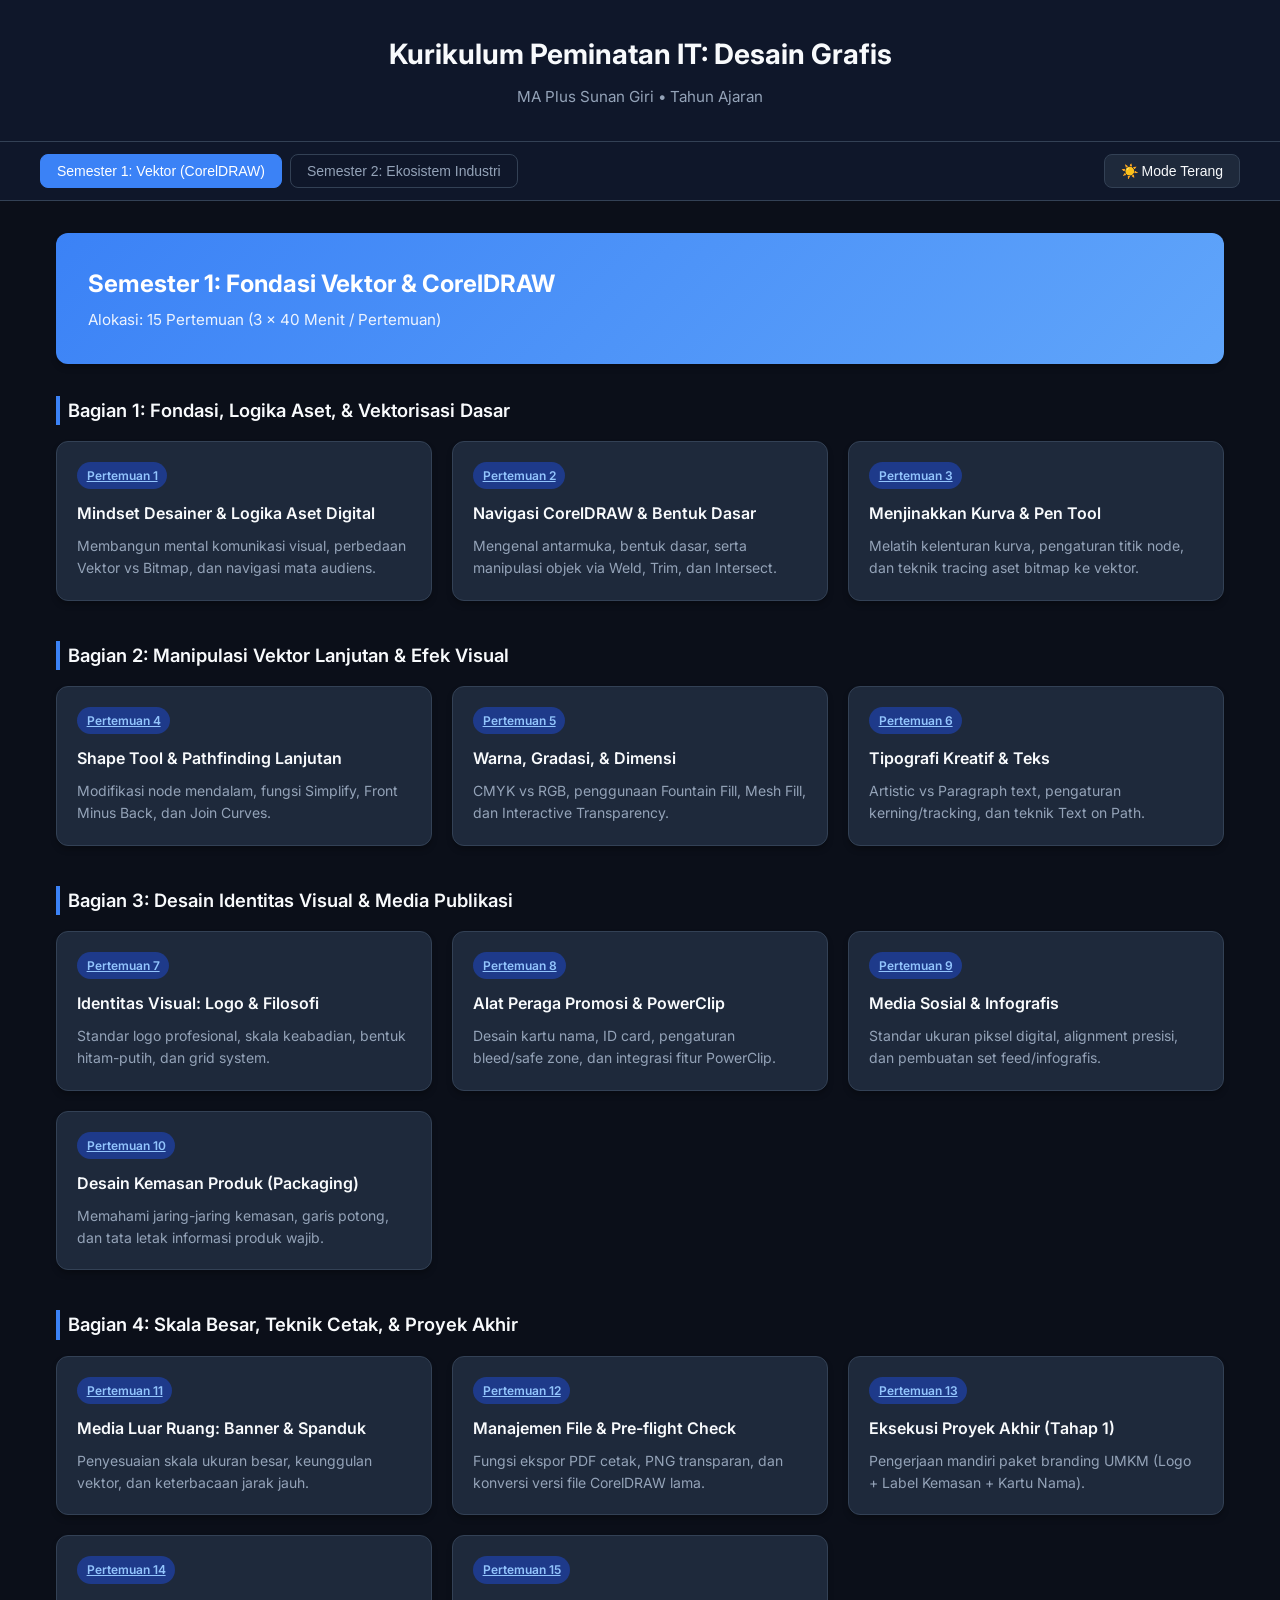
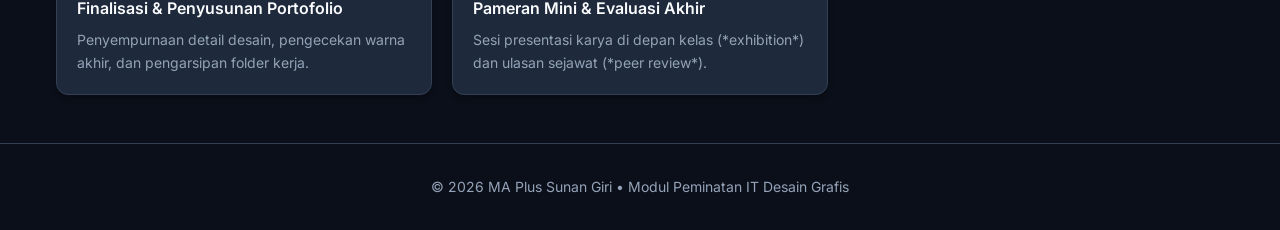
<file: index.html>
<!DOCTYPE html>
<html lang="id" data-theme="dark">
<head>
    <meta charset="UTF-8">
    <meta name="viewport" content="width=device-width, initial-scale=1.0">
    <title>Silabus Desain Grafis - MA Plus Sunan Giri</title>
    <!-- Google Fonts: Inter -->
    <link rel="preconnect" href="https://fonts.googleapis.com">
    <link rel="preconnect" href="https://fonts.gstatic.com" crossorigin>
    <link href="https://fonts.googleapis.com/css2?family=Inter:wght@300;400;500;600;700&display=swap" rel="stylesheet">
    <!-- Link CSS Terpisah -->
    <link rel="stylesheet" href="style.css">
</head>
<body>

    <!-- Header Utama -->
    <header class="main-header">
        <div class="header-container">
            <h1>Kurikulum Peminatan IT: Desain Grafis</h1>
            <p>MA Plus Sunan Giri • Tahun Ajaran</p>
        </div>
    </header>

    <!-- Sticky Navigation Bar (Menu Semester & Tombol Tema) -->
    <nav class="sticky-nav">
        <div class="nav-container">
            <div class="semester-tabs">
                <button class="tab-btn active" onclick="switchSemester(1)">Semester 1: Vektor (CorelDRAW)</button>
                <button class="tab-btn" onclick="switchSemester(2)">Semester 2: Ekosistem Industri</button>
            </div>
            <!-- Tombol disesuaikan default ke Mode Terang karena halaman awal gelap -->
            <button class="theme-toggle-btn" id="themeToggleBtn" onclick="toggleTheme()" aria-label="Ganti Tema">
                ☀️ Mode Terang
            </button>
        </div>
    </nav>

    <!-- Konten Utama Silabus -->
    <main class="content-container">

        <!-- ================= SEMESTER 1 ================= -->
        <section id="semester-1" class="semester-content active-semester">
            <div class="semester-banner">
                <h2>Semester 1: Fondasi Vektor & CorelDRAW</h2>
                <p>Alokasi: 15 Pertemuan (3 x 40 Menit / Pertemuan)</p>
            </div>

            <!-- Bagian 1 -->
            <div class="phase-section">
                <h3 class="phase-title">Bagian 1: Fondasi, Logika Aset, & Vektorisasi Dasar</h3>
                <div class="cards-grid">
                    <div class="card">
                        <span><a href="pertemuan_1.html" class="meeting-badge">Pertemuan 1</a></span>
                        <h4>Mindset Desainer & Logika Aset Digital</h4>
                        <p>Membangun mental komunikasi visual, perbedaan Vektor vs Bitmap, dan navigasi mata audiens.</p>
                    </div>
                    <div class="card">
                        <span><a href="pertemuan_2.html" class="meeting-badge">Pertemuan 2</a></span>
                        <h4>Navigasi CorelDRAW & Bentuk Dasar</h4>
                        <p>Mengenal antarmuka, bentuk dasar, serta manipulasi objek via Weld, Trim, dan Intersect.</p>
                    </div>
                    <div class="card">
                        <span><a href="pertemuan_3.html" class="meeting-badge">Pertemuan 3</a></span>
                        <h4>Menjinakkan Kurva & Pen Tool</h4>
                        <p>Melatih kelenturan kurva, pengaturan titik node, dan teknik tracing aset bitmap ke vektor.</p>
                    </div>
                </div>
            </div>

            <!-- Bagian 2 -->
            <div class="phase-section">
                <h3 class="phase-title">Bagian 2: Manipulasi Vektor Lanjutan & Efek Visual</h3>
                <div class="cards-grid">
                    <div class="card">
                        <span><a href="pertemuan_4.html" class="meeting-badge">Pertemuan 4</a></span>
                        <h4>Shape Tool & Pathfinding Lanjutan</h4>
                        <p>Modifikasi node mendalam, fungsi Simplify, Front Minus Back, dan Join Curves.</p>
                    </div>
                    <div class="card">
                        <span><a href="pertemuan_5.html" class="meeting-badge">Pertemuan 5</a></span>
                        <h4>Warna, Gradasi, & Dimensi</h4>
                        <p>CMYK vs RGB, penggunaan Fountain Fill, Mesh Fill, dan Interactive Transparency.</p>
                    </div>
                    <div class="card">
                        <span><a href="pertemuan_6.html" class="meeting-badge">Pertemuan 6</a></span>
                        <h4>Tipografi Kreatif & Teks</h4>
                        <p>Artistic vs Paragraph text, pengaturan kerning/tracking, dan teknik Text on Path.</p>
                    </div>
                </div>
            </div>

            <!-- Bagian 3 -->
            <div class="phase-section">
                <h3 class="phase-title">Bagian 3: Desain Identitas Visual & Media Publikasi</h3>
                <div class="cards-grid">
                    <div class="card">
                        <span><a href="pertemuan_7.html" class="meeting-badge">Pertemuan 7</a></span>
                        <h4>Identitas Visual: Logo & Filosofi</h4>
                        <p>Standar logo profesional, skala keabadian, bentuk hitam-putih, dan grid system.</p>
                    </div>
                    <div class="card">
                        <span><a href="pertemuan_8.html" class="meeting-badge">Pertemuan 8</a></span>
                        <h4>Alat Peraga Promosi & PowerClip</h4>
                        <p>Desain kartu nama, ID card, pengaturan bleed/safe zone, dan integrasi fitur PowerClip.</p>
                    </div>
                    <div class="card">
                        <span><a href="pertemuan_9.html" class="meeting-badge">Pertemuan 9</a></span>
                        <h4>Media Sosial & Infografis</h4>
                        <p>Standar ukuran piksel digital, alignment presisi, dan pembuatan set feed/infografis.</p>
                    </div>
                    <div class="card">
                        <span><a href="pertemuan_10.html" class="meeting-badge">Pertemuan 10</a></span>
                        <h4>Desain Kemasan Produk (Packaging)</h4>
                        <p>Memahami jaring-jaring kemasan, garis potong, dan tata letak informasi produk wajib.</p>
                    </div>
                </div>
            </div>

            <!-- Bagian 4 -->
            <div class="phase-section">
                <h3 class="phase-title">Bagian 4: Skala Besar, Teknik Cetak, & Proyek Akhir</h3>
                <div class="cards-grid">
                    <div class="card">
                        <span><a href="pertemuan_11.html" class="meeting-badge">Pertemuan 11</a></span>
                        <h4>Media Luar Ruang: Banner & Spanduk</h4>
                        <p>Penyesuaian skala ukuran besar, keunggulan vektor, dan keterbacaan jarak jauh.</p>
                    </div>
                    <div class="card">
                        <span><a href="pertemuan_12.html" class="meeting-badge">Pertemuan 12</a></span>
                        <h4>Manajemen File & Pre-flight Check</h4>
                        <p>Fungsi ekspor PDF cetak, PNG transparan, dan konversi versi file CorelDRAW lama.</p>
                    </div>
                    <div class="card">
                        <span><a href="pertemuan_13.html" class="meeting-badge">Pertemuan 13</a></      span>
                        <h4>Eksekusi Proyek Akhir (Tahap 1)</h4>
                        <p>Pengerjaan mandiri paket branding UMKM (Logo + Label Kemasan + Kartu Nama).</p>
                    </div>
                    <div class="card">
                        <span><a href="pertemuan_14.html" class="meeting-badge">Pertemuan 14</a></span>
                        <h4>Finalisasi & Penyusunan Portofolio</h4>
                        <p>Penyempurnaan detail desain, pengecekan warna akhir, dan pengarsipan folder kerja.</p>
                    </div>
                    <div class="card">
                        <span><a href="pertemuan_15.html" class="meeting-badge">Pertemuan 15</a></span>
                        <h4>Pameran Mini & Evaluasi Akhir</h4>
                        <p>Sesi presentasi karya di depan kelas (*exhibition*) dan ulasan sejawat (*peer review*).</p>
                    </div>
                </div>
            </div>
        </section>

        <!-- ================= SEMESTER 2 ================= -->
        <section id="semester-2" class="semester-content">
            <div class="semester-banner">
                <h2>Semester 2: Ekosistem Industri Kreatif Modern</h2>
                <p>Alokasi: 15 Pertemuan (3 x 40 Menit / Pertemuan) • Adobe, 3D, Canva, & AI</p>
            </div>

            <!-- Bagian 1 -->
            <div class="phase-section">
                <h3 class="phase-title">Bagian 1: Vektor Industri & Manipulasi Raster Profesional</h3>
                <div class="cards-grid">
                    <div class="card">
                        <span><a href="pertemuan_16.html" class="meeting-badge">Pertemuan 1</a></span>
                        <h4>Adobe Illustrator & Vektor Industri</h4>
                        <p>Antarmuka AI, penggunaan Artboards, dan penguasaan Pen Tool tingkat lanjut ala industri.</p>
                    </div>
                    <div class="card">
                        <span><a href="pertemuan_17.html" class="meeting-badge">Pertemuan 2</a></span>
                        <h4>AI: Advanced Shaping & Pattern</h4>
                        <p>Eksplorasi Pathfinder, Shape Builder Tool, dan pembuatan pola otomatis (*Pattern Design*).</p>
                    </div>
                    <div class="card">
                        <span><a href="pertemuan_18.html" class="meeting-badge">Pertemuan 3</a></span>
                        <h4>Adobe Photoshop: Retouching & Masking</h4>
                        <p>Non-destructive editing, Layer Mask, teknik seleksi presisi, dan pemotongan objek halus.</p>
                    </div>
                    <div class="card">
                        <span><a href="pertemuan_19.html" class="meeting-badge">Pertemuan 4</a></span>
                        <h4>Photoshop: Color Grading & Komposit</h4>
                        <p>Adjustment Layers, teknik Dodge & Burn, serta penggabungan foto sinematik/surealis.</p>
                    </div>
                </div>
            </div>

            <!-- Bagian 2 -->
            <div class="phase-section">
                <h3 class="phase-title">Bagian 2: Fotografi Digital, Tata Letak Publikasi, & Kolaborasi</h3>
                <div class="cards-grid">
                    <div class="card">
                        <span><a href="pertemuan_20.html" class="meeting-badge">Pertemuan 5</a></span>
                        <h4>Adobe Lightroom: Manajemen & Preset</h4>
                        <p>Pengolahan file RAW, Tone Curve dasar, dan pembuatan preset warna foto konsisten.</p>
                    </div>
                    <div class="card">
                        <span><a href="pertemuan_21.html" class="meeting-badge">Pertemuan 6</a></span>
                        <h4>Adobe InDesign: Layout Multi-Halaman</h4>
                        <p>Konsep Master Pages, Grid & Column, serta manajemen Paragraph/Character Styles.</p>
                    </div>
                    <div class="card">
                        <span><a href="pertemuan_22.html" class="meeting-badge">Pertemuan 7</a></span>
                        <h4>InDesign: Produksi Majalah Sekolah</h4>
                        <p>Text Flow, Text Wrap, penataan gambar/teks, dan ekspor dokumen siap cetak interaktif.</p>
                    </div>
                    <div class="card">
                        <span><a href="pertemuan_23.html" class="meeting-badge">Pertemuan 8</a></span>
                        <h4>Canva: Kolaborasi & Pitch Deck</h4>
                        <p>Kolaborasi real-time, manajemen Brand Kit, dan integrasi aset lintas platform web.</p>
                    </div>
                </div>
            </div>

            <!-- Bagian 3 -->
            <div class="phase-section">
                <h3 class="phase-title">Bagian 3: Visual 3D Dasar & AI Generative Art</h3>
                <div class="cards-grid">
                    <div class="card">
                        <span><a href="pertemuan_24.html" class="meeting-badge">Pertemuan 9</a></span>
                        <h4>Pengenalan 3D (SketchUp / Blender)</h4>
                        <p>Navigasi sumbu X, Y, Z, pemodelan bentuk dasar ekstrusi, dan pengaturan skala ruang.</p>
                    </div>
                    <div class="card">
                        <span><a href="pertemuan_25.html" class="meeting-badge">Pertemuan 10</a></span>
                        <h4>Texturing & Rendering 3D</h4>
                        <p>Pemberian material objek (kayu, kaca, logam) dan proses rendering visual realistis.</p>
                    </div>
                    <div class="card">
                        <span><a href="pertemuan_26.html" class="meeting-badge">Pertemuan 11</a></span>
                        <h4>AI Image Generation (Midjourney/Bing)</h4>
                        <p>Etika penggunaan AI, penulisan Prompt Engineering, dan integrasi aset generator AI.</p>
                    </div>
                </div>
            </div>

            <!-- Bagian 4 -->
            <div class="phase-section">
                <h3 class="phase-title">Bagian 4: Proyek Akhir Terintegrasi & Pameran</h3>
                <div class="cards-grid">
                    <div class="card">
                        <span><a href="pertemuan_27.html" class="meeting-badge">Pertemuan 12</a></span>
                        <h4>Brief Kampanye Visual Terintegrasi</h4>
                        <p>Merancang proyek akhir lintas software (Vektor, Raster, InDesign, 3D untuk pameran).</p>
                    </div>
                    <div class="card">
                        <span><a href="pertemuan_28.html" class="meeting-badge">Pertemuan 13</a></span>
                        <h4>Studio Eksekusi Proyek Akhir</h4>
                        <p>Pengerjaan praktikum lintas perangkat lunak di bawah bimbingan intensif guru.</p>
                    </div>
                    <div class="card">
                        <span><a href="pertemuan_29.html" class="meeting-badge">Pertemuan 14</a></span>
                        <h4>Finishing Portofolio Digital</h4>
                        <p>Penyusunan studi kasus portofolio profesional format PDF / Behance.</p>
                    </div>
                    <div class="card">
                        <span><a href="pertemuan_30.html" class="meeting-badge">Pertemuan 15</a></span>
                        <h4>Sidang Karya & Pameran Terbuka</h4>
                        <p>Presentasi proyek multi-software, demonstrasi karya, dan evaluasi pencapaian tahunan.</p>
                    </div>
                </div>
            </div>
        </section>

    </main>

    <!-- Footer -->
    <footer>
        <p>&copy; 2026 MA Plus Sunan Giri • Modul Peminatan IT Desain Grafis</p>
    </footer>

    <!-- Script JavaScript Dual-Theme & Tab Switcher -->
    <script>
        // Fungsi Tombol Ganti Tema (Dual-Theme)
        function toggleTheme() {
            const htmlEl = document.documentElement;
            const btn = document.getElementById('themeToggleBtn');
            const currentTheme = htmlEl.getAttribute('data-theme');
            
            if (currentTheme === 'dark') {
                htmlEl.setAttribute('data-theme', 'light');
                btn.textContent = '🌙 Mode Gelap';
            } else {
                htmlEl.setAttribute('data-theme', 'dark');
                btn.textContent = '☀️ Mode Terang';
            }
        }

        // Fungsi Switch Semester Tabs
        function switchSemester(semesterNum) {
            const sem1El = document.getElementById('semester-1');
            const sem2El = document.getElementById('semester-2');
            const buttons = document.querySelectorAll('.tab-btn');

            buttons.forEach(btn => btn.classList.remove('active'));

            if (semesterNum === 1) {
                sem1El.classList.add('active-semester');
                sem2El.classList.remove('active-semester');
                buttons[0].classList.add('active');
            } else {
                sem2El.classList.add('active-semester');
                sem1El.classList.remove('active-semester');
                buttons[1].classList.add('active');
            }
            window.scrollTo({ top: 0, behavior: 'smooth' });
        }
    </script>
</body>
</html>
</file>
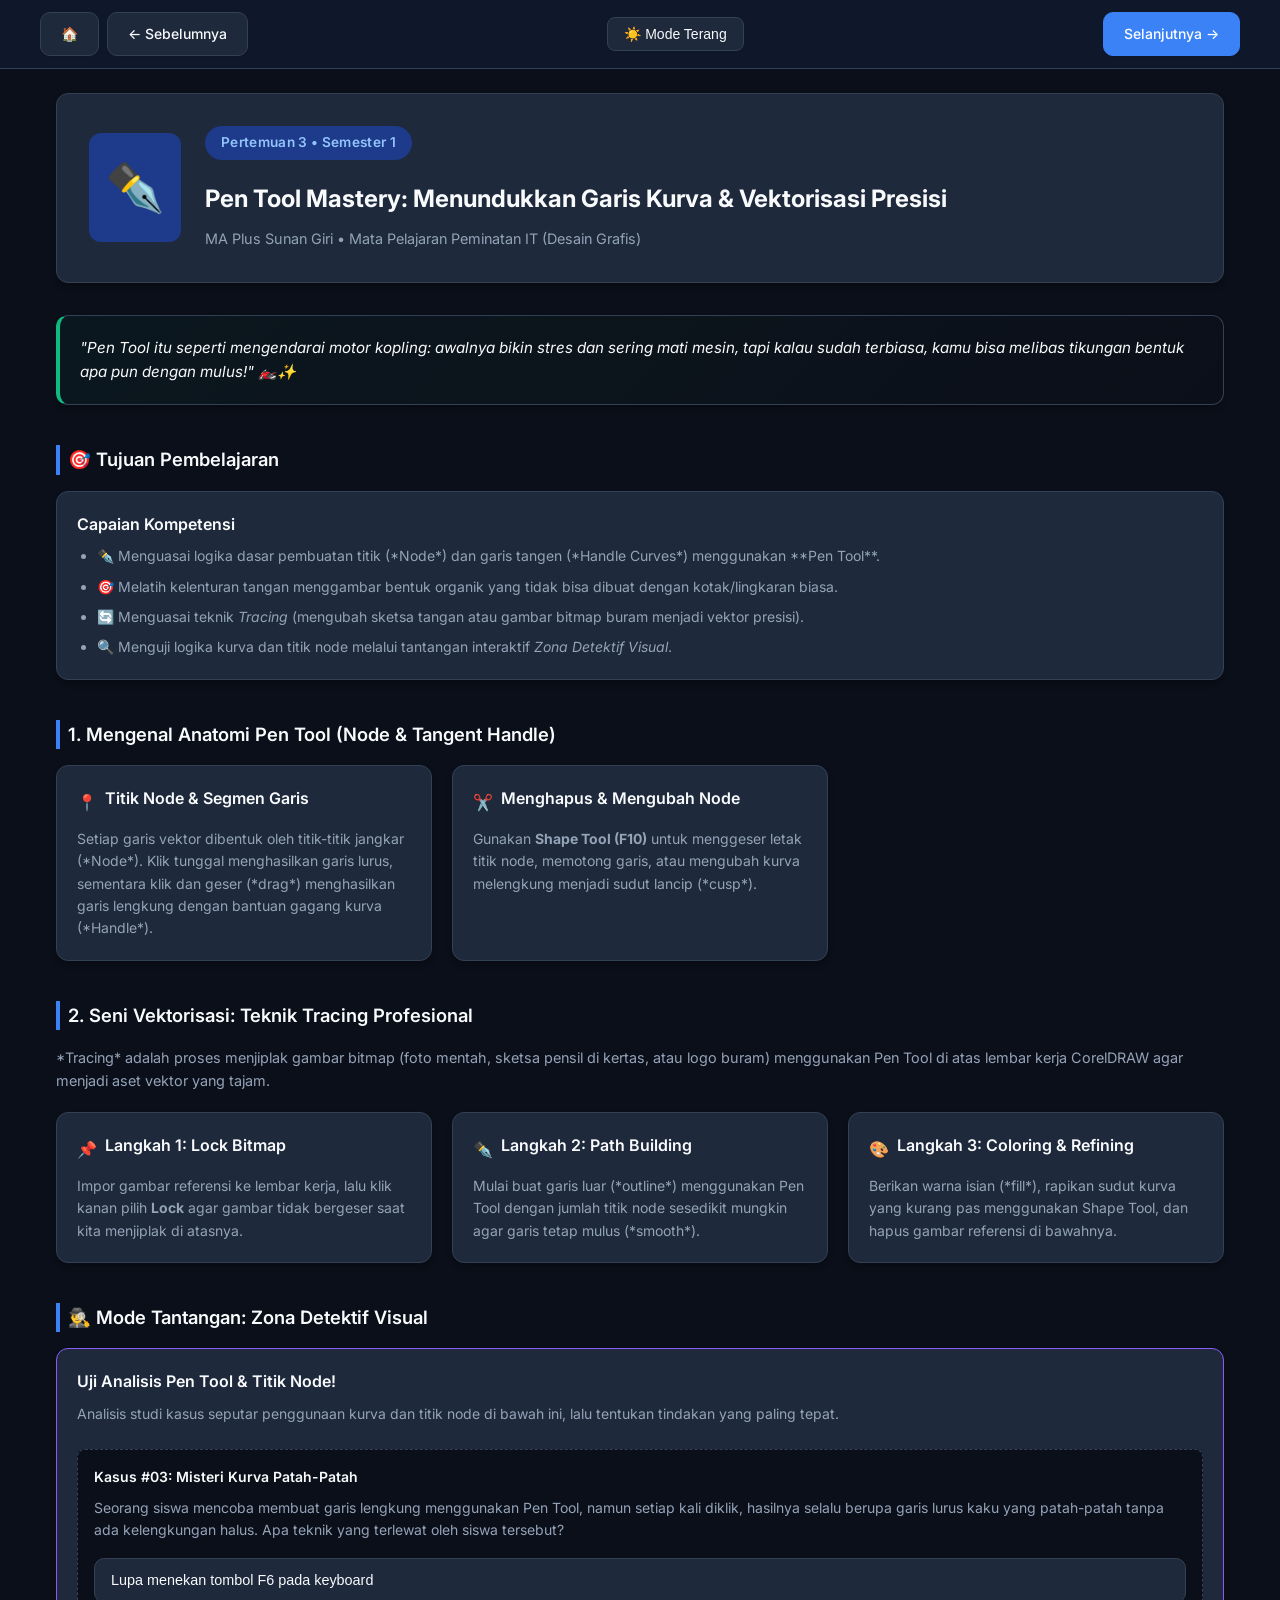
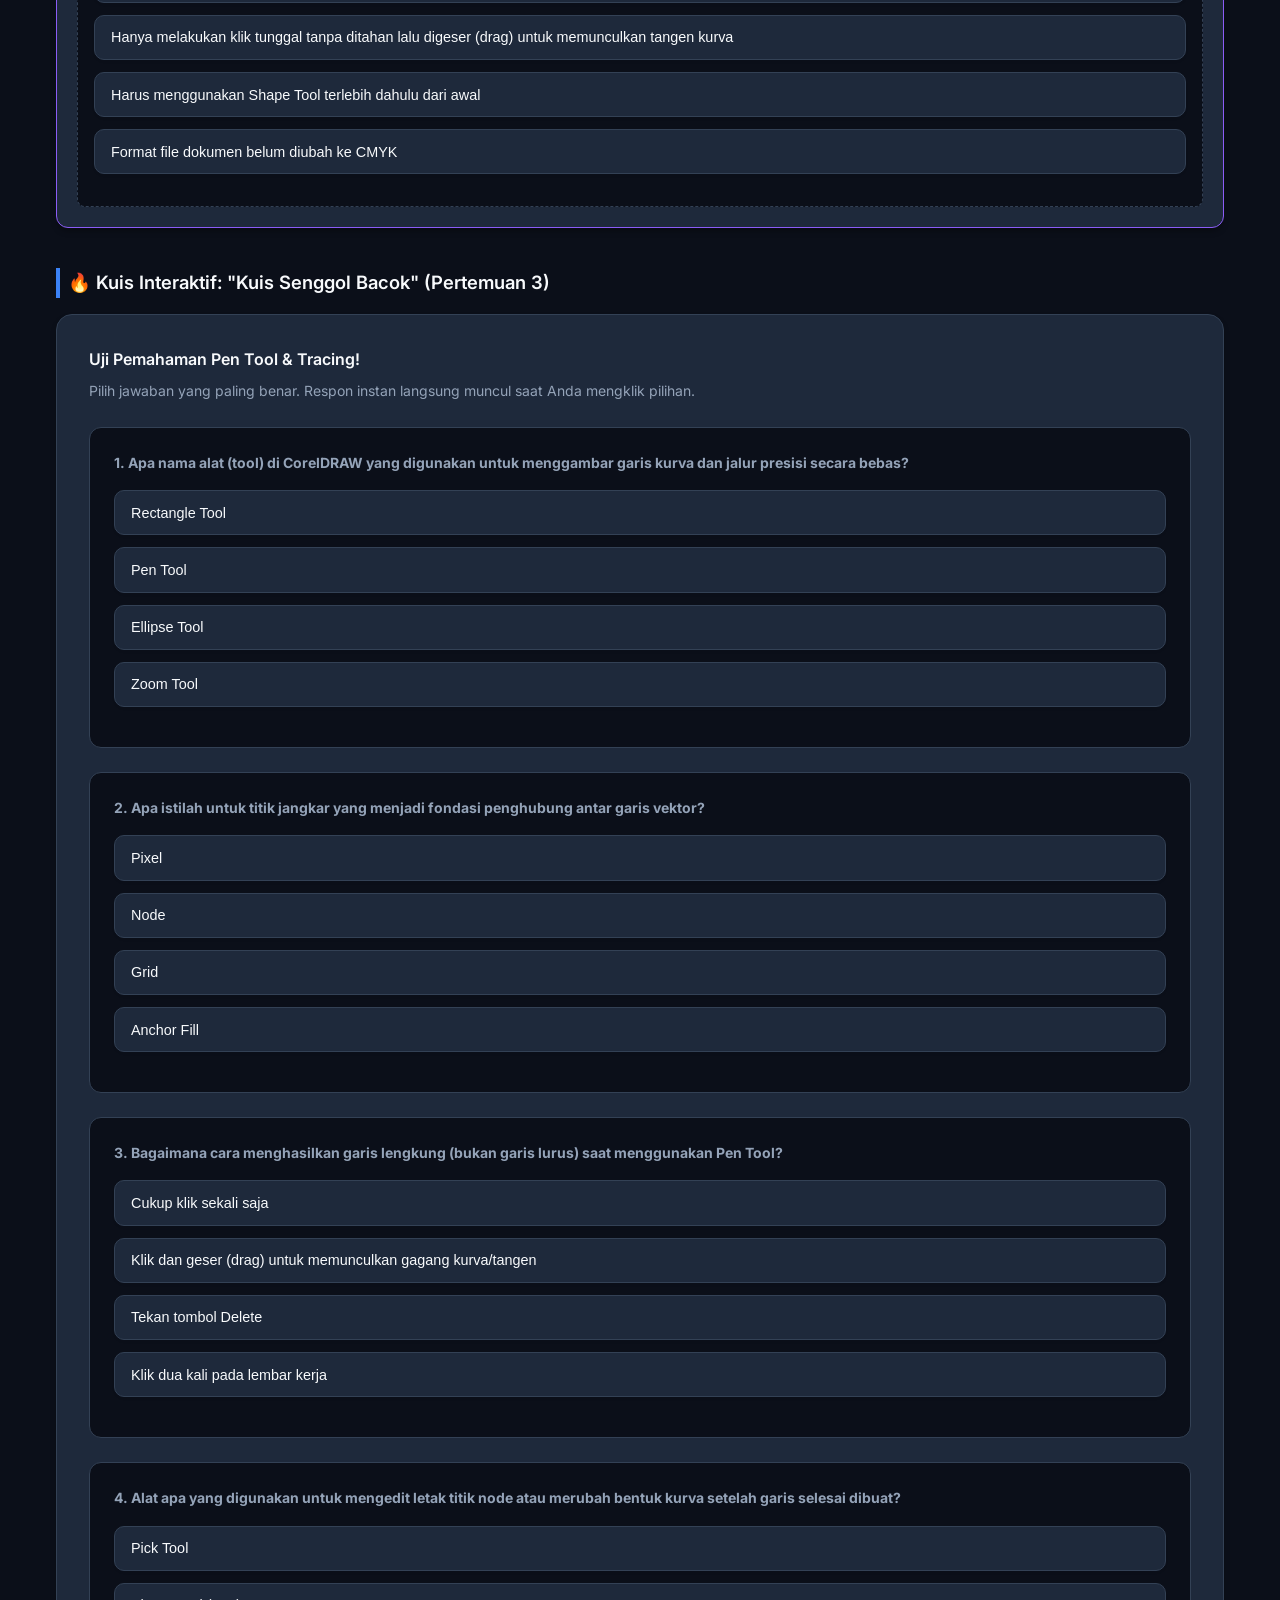
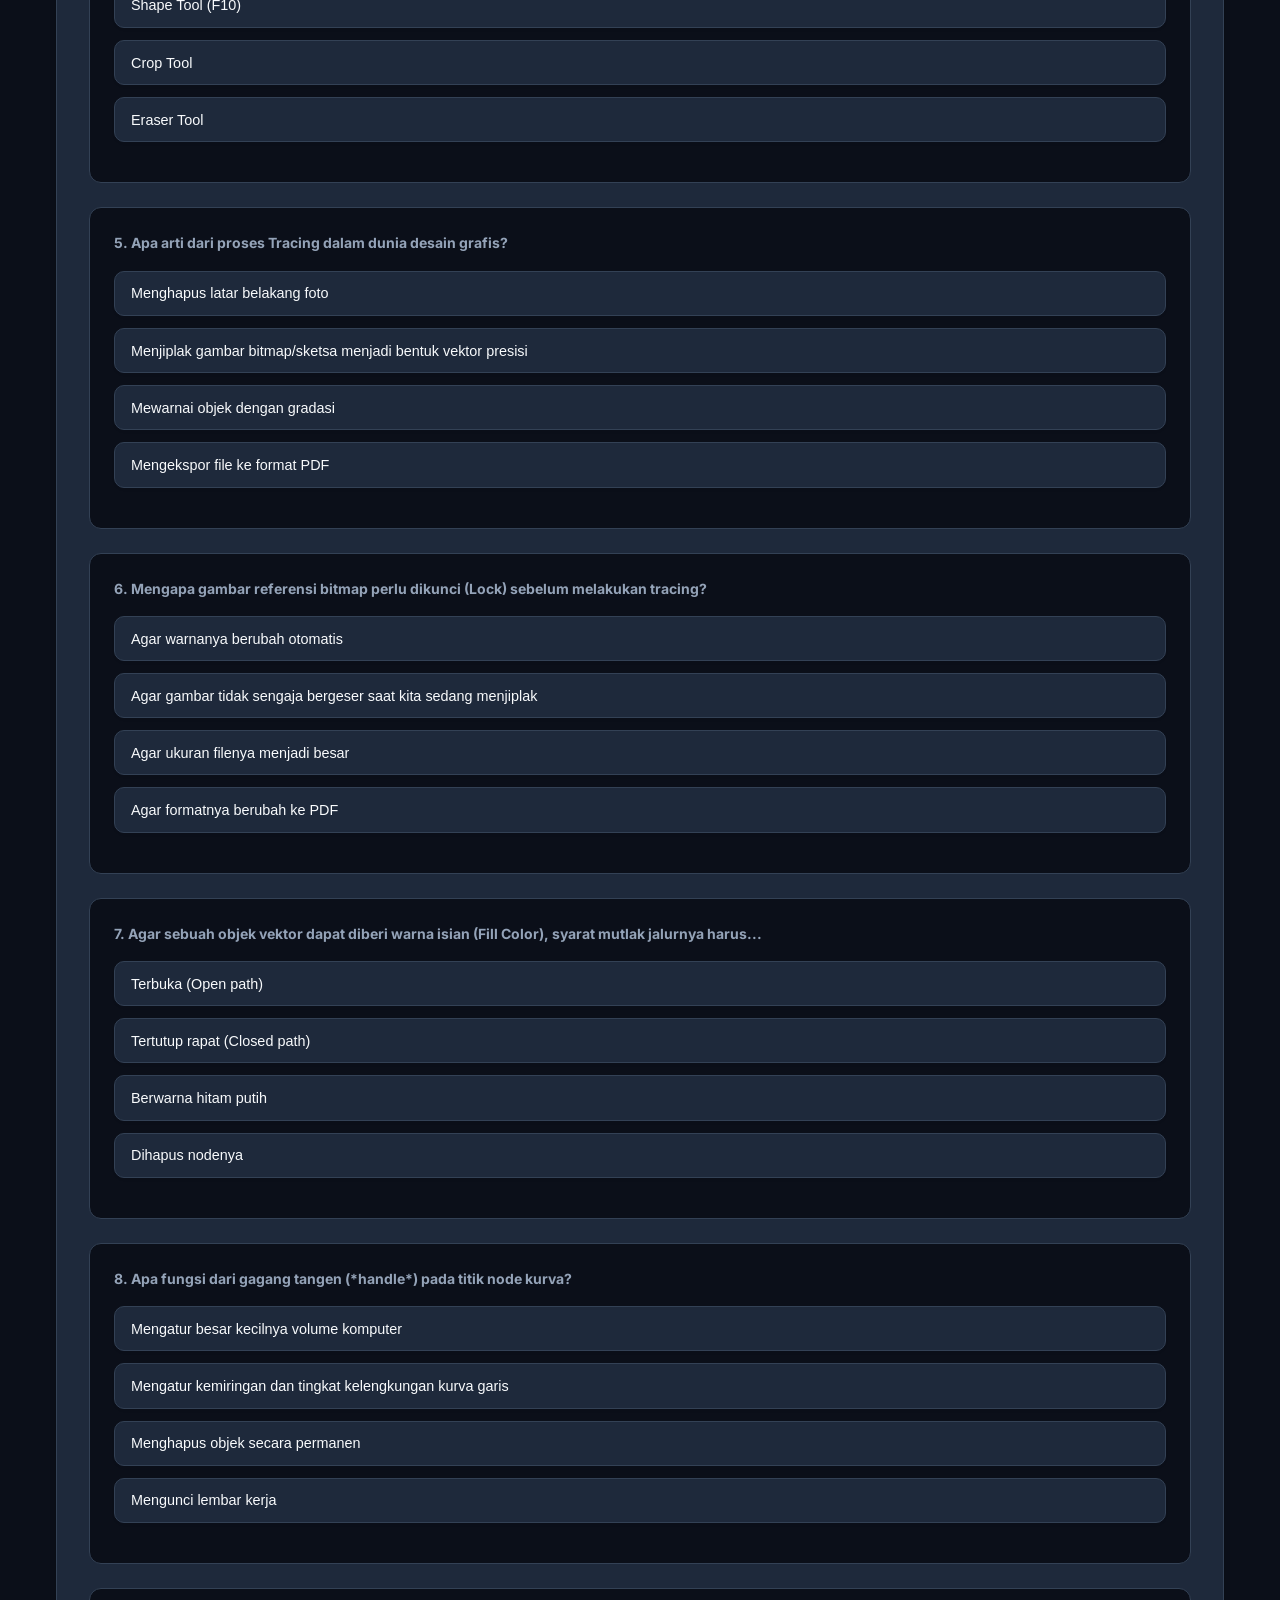
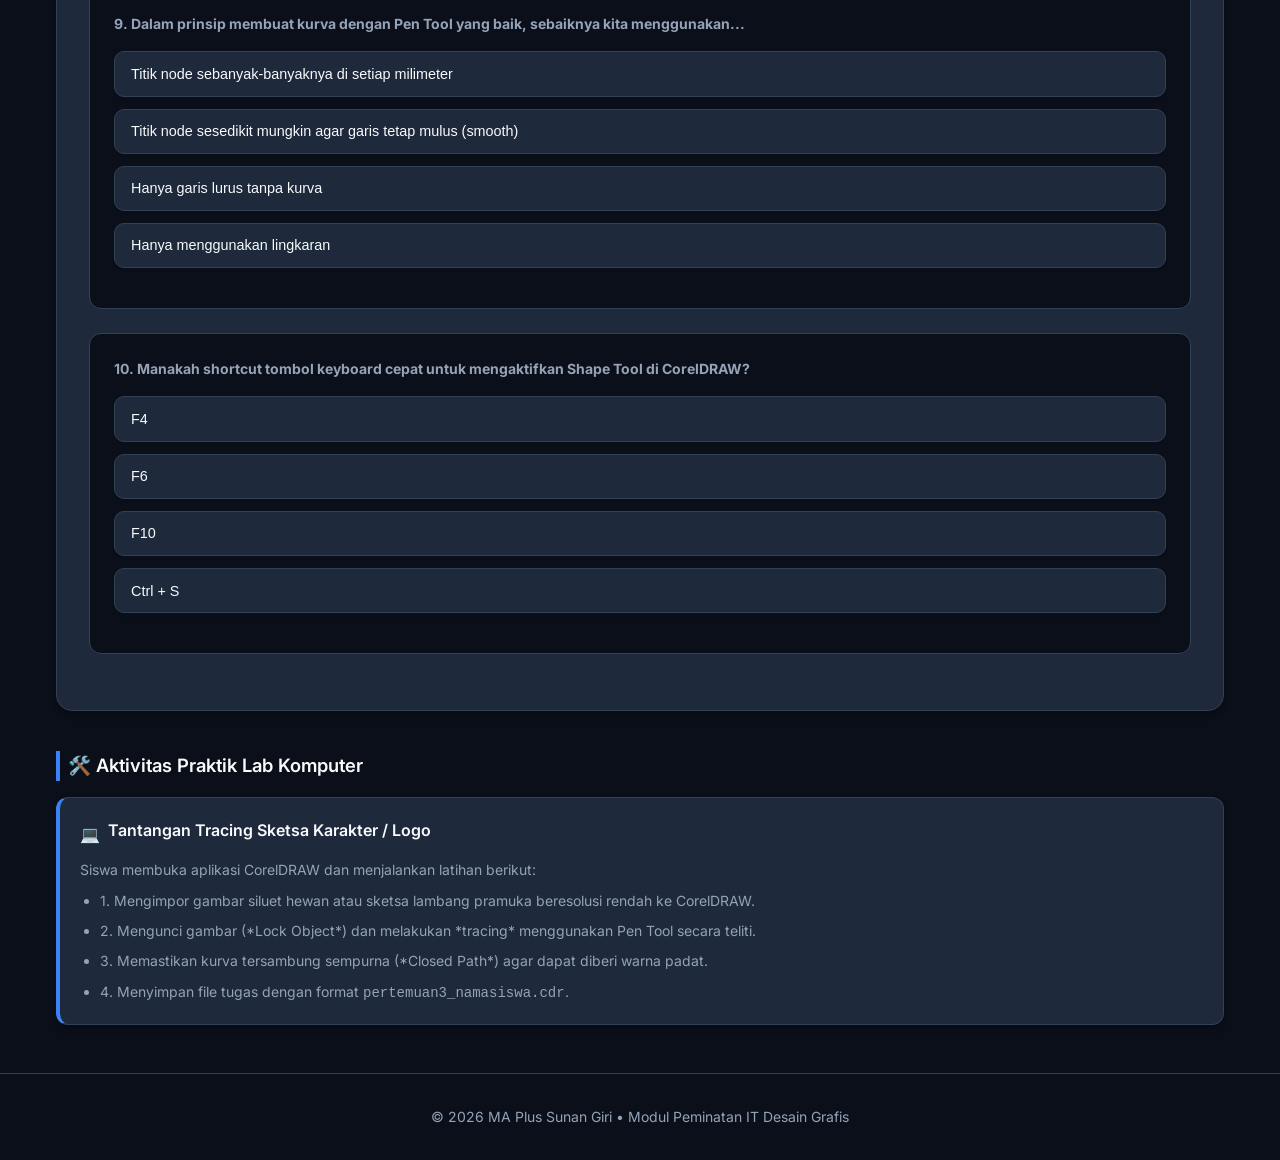
<file: pertemuan_3.html>
<!DOCTYPE html>
<html lang="id" data-theme="dark">
<head>
    <meta charset="UTF-8">
    <meta name="viewport" content="width=device-width, initial-scale=1.0">
    <title>Pertemuan 3: Pen Tool Mastery & Vektorisasi (Tracing) - MA Plus Sunan Giri</title>
    <!-- Google Fonts: Inter -->
    <link rel="preconnect" href="https://fonts.googleapis.com">
    <link rel="preconnect" href="https://fonts.gstatic.com" crossorigin>
    <link href="https://fonts.googleapis.com/css2?family=Inter:wght@300;400;500;600;700&display=swap" rel="stylesheet">
    <!-- Link CSS Terpisah -->
    <link rel="stylesheet" href="style.css">
</head>
<body>

    <!-- Header Navigasi Modul (Home, Kembali, Tema, Lanjut) -->
    <nav class="sticky-nav">
        <div class="nav-container lesson-nav">
            <div style="display: flex; gap: 0.5rem; align-items: center;">
                <!-- Tombol Ikon Rumah ke Index -->
                <a href="index.html" class="nav-btn-link home-icon-btn" title="Kembali ke Beranda Silabus">
                    🏠
                </a>
                <a href="pertemuan_2.html" class="nav-btn-link">&larr; Sebelumnya</a>
            </div>

            <button class="theme-toggle-btn" id="themeToggleBtn" onclick="toggleTheme()" aria-label="Ganti Tema">
                ☀️ Mode Terang
            </button>

            <a href="pertemuan_4.html" class="nav-btn-link primary-link">Selanjutnya &rarr;</a>
        </div>
    </nav>

    <!-- Header Materi: Gaya Kartu dan Ikon -->
    <header class="content-container" style="margin-top: 1.5rem; margin-bottom: 0;">
        <div class="header-card-style">
            <div class="header-icon-box">✒️</div>
            <div class="header-text-box">
                <span class="meeting-badge-large">Pertemuan 3 • Semester 1</span>
                <h1>Pen Tool Mastery: Menundukkan Garis Kurva & Vektorisasi Presisi</h1>
                <p>MA Plus Sunan Giri • Mata Pelajaran Peminatan IT (Desain Grafis)</p>
            </div>
        </div>
    </header>

    <!-- Konten Utama Materi -->
    <main class="content-container">

        <!-- Quotes Penyemangat -->
        <div class="card quote-card" style="margin-bottom: 2.5rem; border-left: 4px solid #10b981; background: linear-gradient(135deg, rgba(16, 185, 129, 0.05), transparent);">
            <p style="font-style: italic; font-size: 0.95rem; color: var(--text-color);">
                "Pen Tool itu seperti mengendarai motor kopling: awalnya bikin stres dan sering mati mesin, tapi kalau sudah terbiasa, kamu bisa melibas tikungan bentuk apa pun dengan mulus!" 🏍️✨
            </p>
        </div>

        <!-- Tujuan Pembelajaran -->
        <section class="phase-section">
            <h3 class="phase-title">🎯 Tujuan Pembelajaran</h3>
            <div class="cards-grid-single">
                <div class="card">
                    <h4>Capaian Kompetensi</h4>
                    <ul class="lesson-list">
                        <li>✒️ Menguasai logika dasar pembuatan titik (*Node*) dan garis tangen (*Handle Curves*) menggunakan **Pen Tool**.</li>
                        <li>🎯 Melatih kelenturan tangan menggambar bentuk organik yang tidak bisa dibuat dengan kotak/lingkaran biasa.</li>
                        <li>🔄 Menguasai teknik <em>Tracing</em> (mengubah sketsa tangan atau gambar bitmap buram menjadi vektor presisi).</li>
                        <li>🔍 Menguji logika kurva dan titik node melalui tantangan interaktif <em>Zona Detektif Visual</em>.</li>
                    </ul>
                </div>
            </div>
        </section>

        <!-- Poin Materi 1 -->
        <section class="phase-section">
            <h3 class="phase-title">1. Mengenal Anatomi Pen Tool (Node & Tangent Handle)</h3>
            <div class="cards-grid">
                <div class="card">
                    <div class="card-icon-title">📍 <h4>Titik Node & Segmen Garis</h4></div>
                    <p>Setiap garis vektor dibentuk oleh titik-titik jangkar (*Node*). Klik tunggal menghasilkan garis lurus, sementara klik dan geser (*drag*) menghasilkan garis lengkung dengan bantuan gagang kurva (*Handle*).</p>
                </div>
                <div class="card">
                    <div class="card-icon-title">✂️ <h4>Menghapus & Mengubah Node</h4></div>
                    <p>Gunakan <strong>Shape Tool (F10)</strong> untuk menggeser letak titik node, memotong garis, atau mengubah kurva melengkung menjadi sudut lancip (*cusp*).</p>
                </div>
            </div>
        </section>

        <!-- Poin Materi 2: TEKNIK TRACING -->
        <section class="phase-section">
            <h3 class="phase-title">2. Seni Vektorisasi: Teknik Tracing Profesional</h3>
            <p style="margin-bottom: 1.25rem; color: var(--text-muted); font-size: 0.9rem;">
                *Tracing* adalah proses menjiplak gambar bitmap (foto mentah, sketsa pensil di kertas, atau logo buram) menggunakan Pen Tool di atas lembar kerja CorelDRAW agar menjadi aset vektor yang tajam.
            </p>

            <div class="cards-grid" style="grid-template-columns: repeat(auto-fit, minmax(280px, 1fr));">
                <div class="card">
                    <div class="card-icon-title">📌 <h4>Langkah 1: Lock Bitmap</h4></div>
                    <p>Impor gambar referensi ke lembar kerja, lalu klik kanan pilih <strong>Lock</strong> agar gambar tidak bergeser saat kita menjiplak di atasnya.</p>
                </div>
                <div class="card">
                    <div class="card-icon-title">✒️ <h4>Langkah 2: Path Building</h4></div>
                    <p>Mulai buat garis luar (*outline*) menggunakan Pen Tool dengan jumlah titik node sesedikit mungkin agar garis tetap mulus (*smooth*).</p>
                </div>
                <div class="card">
                    <div class="card-icon-title">🎨 <h4>Langkah 3: Coloring & Refining</h4></div>
                    <p>Berikan warna isian (*fill*), rapikan sudut kurva yang kurang pas menggunakan Shape Tool, dan hapus gambar referensi di bawahnya.</p>
                </div>
            </div>
        </section>

        <!-- ================= ZONA DETEKTIF VISUAL ================= -->
        <section class="phase-section">
            <h3 class="phase-title">🕵️‍♂️ Mode Tantangan: Zona Detektif Visual</h3>
            <div class="card detective-card-container" style="border-color: #8b5cf6;">
                <h4>Uji Analisis Pen Tool & Titik Node!</h4>
                <p style="margin-bottom: 1.5rem; color: var(--text-muted);">Analisis studi kasus seputar penggunaan kurva dan titik node di bawah ini, lalu tentukan tindakan yang paling tepat.</p>

                <div id="detective-challenge-container">
                    <!-- Kasus Detektif Visual dirender dinamis via JS -->
                </div>
                <div id="detective-feedback" class="quiz-feedback-msg" style="display: none; margin-top: 1rem;"></div>
            </div>
        </section>

        <!-- ================= KUIS INTERAKTIF: KUIS SENGGOL BACOK ================= -->
        <section class="phase-section">
            <h3 class="phase-title">🔥 Kuis Interaktif: "Kuis Senggol Bacok" (Pertemuan 3)</h3>
            <div class="card quiz-card-container">
                <h4>Uji Pemahaman Pen Tool & Tracing!</h4>
                <p style="margin-bottom: 1.5rem; color: var(--text-muted);">Pilih jawaban yang paling benar. Respon instan langsung muncul saat Anda mengklik pilihan.</p>
                
                <div id="quiz-container">
                    <!-- Soal Kuis dirender dinamis via JavaScript -->
                </div>

                <div id="quiz-summary" class="quiz-result-box" style="display: none; margin-top: 1.5rem;">
                    <h3>Skor Akhir Kuis Anda:</h3>
                    <p id="summary-score-text"></p>
                    <button class="tab-btn active" onclick="resetQuiz()" style="margin-top: 1rem;">Ulangi Kuis</button>
                </div>
            </div>
        </section>

        <!-- Aktivitas Praktik / Tugas Kelas -->
        <section class="phase-section">
            <h3 class="phase-title">🛠️ Aktivitas Praktik Lab Komputer</h3>
            <div class="cards-grid-single">
                <div class="card action-card">
                    <div class="card-icon-title">💻 <h4>Tantangan Tracing Sketsa Karakter / Logo</h4></div>
                    <p>Siswa membuka aplikasi CorelDRAW dan menjalankan latihan berikut:</p>
                    <ul class="lesson-list" style="margin-top: 0.5rem;">
                        <li>1. Mengimpor gambar siluet hewan atau sketsa lambang pramuka beresolusi rendah ke CorelDRAW.</li>
                        <li>2. Mengunci gambar (*Lock Object*) dan melakukan *tracing* menggunakan Pen Tool secara teliti.</li>
                        <li>3. Memastikan kurva tersambung sempurna (*Closed Path*) agar dapat diberi warna padat.</li>
                        <li>4. Menyimpan file tugas dengan format <code>pertemuan3_namasiswa.cdr</code>.</li>
                    </ul>
                </div>
            </div>
        </section>

    </main>

    <!-- Footer -->
    <footer>
        <p>&copy; 2026 MA Plus Sunan Giri • Modul Peminatan IT Desain Grafis</p>
    </footer>

    <!-- Script JavaScript: Dual-Theme, Zona Detektif Visual, & Kuis Real-Time -->
    <script>
        function toggleTheme() {
            const htmlEl = document.documentElement;
            const btn = document.getElementById('themeToggleBtn');
            const currentTheme = htmlEl.getAttribute('data-theme');
            
            if (currentTheme === 'dark') {
                htmlEl.setAttribute('data-theme', 'light');
                btn.textContent = '🌙 Mode Gelap';
            } else {
                htmlEl.setAttribute('data-theme', 'dark');
                btn.textContent = '☀️ Mode Terang';
            }
        }

        // Data Tantangan Zona Detektif Visual Pertemuan 3
        const detectiveCase = {
            caseTitle: "Kasus #03: Misteri Kurva Patah-Patah",
            caseDesc: "Seorang siswa mencoba membuat garis lengkung menggunakan Pen Tool, namun setiap kali diklik, hasilnya selalu berupa garis lurus kaku yang patah-patah tanpa ada kelengkungan halus. Apa teknik yang terlewat oleh siswa tersebut?",
            options: [
                "Lupa menekan tombol F6 pada keyboard", 
                "Hanya melakukan klik tunggal tanpa ditahan lalu digeser (drag) untuk memunculkan tangen kurva", 
                "Harus menggunakan Shape Tool terlebih dahulu dari awal", 
                "Format file dokumen belum diubah ke CMYK"
            ],
            answer: 1, 
            explanation: "Tepat sekali Detektif! Untuk membuat kurva melengkung, pengguna wajib melakukan klik dan geser (drag) agar gagang kurva (*handle*) aktif, bukan sekadar klik tunggal."
        };

        function renderDetectiveGame() {
            const container = document.getElementById('detective-challenge-container');
            let buttonsHtml = '';
            detectiveCase.options.forEach((opt, idx) => {
                buttonsHtml += `<button class="quiz-choice-btn" id="det-opt-${idx}" onclick="checkDetective(${idx})">${opt}</button>`;
            });

            container.innerHTML = `
                <div style="background: var(--bg-color); padding: 1rem; border-radius: 8px; border: 1px dashed var(--card-border);">
                    <p style="font-weight: 600; margin-bottom: 0.5rem; color: var(--text-color);">${detectiveCase.caseTitle}</p>
                    <p style="font-size: 0.875rem; color: var(--text-muted); margin-bottom: 1rem;">${detectiveCase.caseDesc}</p>
                    <div class="quiz-options-grid">${buttonsHtml}</div>
                </div>
            `;
        }

        function checkDetective(selectedIdx) {
            const feedbackEl = document.getElementById('detective-feedback');
            for (let i = 0; i < detectiveCase.options.length; i++) {
                const btn = document.getElementById(`det-opt-${i}`);
                btn.disabled = true;
                if (i === detectiveCase.answer) {
                    btn.classList.add('correct-choice');
                } else if (i === selectedIdx) {
                    btn.classList.add('wrong-choice');
                }
            }

            if (selectedIdx === detectiveCase.answer) {
                feedbackEl.className = "quiz-feedback-msg feedback-success";
                feedbackEl.innerHTML = `✅ <strong>Analisis Benar!</strong> ${detectiveCase.explanation}`;
            } else {
                feedbackEl.className = "quiz-feedback-msg feedback-error";
                feedbackEl.innerHTML = `❌ <strong>Kurang tepat.</strong> Jawaban yang benar adalah pilihan kedua. ${detectiveCase.explanation}`;
            }
            feedbackEl.style.display = 'block';
        }

        // Data 10 Soal Kuis Pertemuan 3 Pen Tool & Tracing
        const quizData = [
            {
                question: "1. Apa nama alat (tool) di CorelDRAW yang digunakan untuk menggambar garis kurva dan jalur presisi secara bebas?",
                options: ["Rectangle Tool", "Pen Tool", "Ellipse Tool", "Zoom Tool"],
                answer: 1,
                explanation: "Tepat! Pen Tool adalah senjata utama untuk menggambar kurva dan garis presisi."
            },
            {
                question: "2. Apa istilah untuk titik jangkar yang menjadi fondasi penghubung antar garis vektor?",
                options: ["Pixel", "Node", "Grid", "Anchor Fill"],
                answer: 1,
                explanation: "Benar! Titik jangkar tersebut dinamakan Node."
            },
            {
                question: "3. Bagaimana cara menghasilkan garis lengkung (bukan garis lurus) saat menggunakan Pen Tool?",
                options: ["Cukup klik sekali saja", "Klik dan geser (drag) untuk memunculkan gagang kurva/tangen", "Tekan tombol Delete", "Klik dua kali pada lembar kerja"],
                answer: 1,
                explanation: "Tepat! Klik dan geser (drag) akan membentuk handle kurva yang melengkung."
            },
            {
                question: "4. Alat apa yang digunakan untuk mengedit letak titik node atau merubah bentuk kurva setelah garis selesai dibuat?",
                options: ["Pick Tool", "Shape Tool (F10)", "Crop Tool", "Eraser Tool"],
                answer: 1,
                explanation: "Hebat! Shape Tool adalah alat untuk memodifikasi titik node dan kurva."
            },
            {
                question: "5. Apa arti dari proses Tracing dalam dunia desain grafis?",
                options: ["Menghapus latar belakang foto", "Menjiplak gambar bitmap/sketsa menjadi bentuk vektor presisi", "Mewarnai objek dengan gradasi", "Mengekspor file ke format PDF"],
                answer: 1,
                explanation: "Tepat! Tracing adalah proses menjiplak aset bitmap agar menjadi vektor."
            },
            {
                question: "6. Mengapa gambar referensi bitmap perlu dikunci (Lock) sebelum melakukan tracing?",
                options: ["Agar warnanya berubah otomatis", "Agar gambar tidak sengaja bergeser saat kita sedang menjiplak", "Agar ukuran filenya menjadi besar", "Agar formatnya berubah ke PDF"],
                answer: 1,
                explanation: "Benar! Mengunci objek mencegah gambar referensi bergeser posisinya."
            },
            {
                question: "7. Agar sebuah objek vektor dapat diberi warna isian (Fill Color), syarat mutlak jalurnya harus...",
                options: ["Terbuka (Open path)", "Tertutup rapat (Closed path)", "Berwarna hitam putih", "Dihapus nodenya"],
                answer: 1,
                explanation: "Tepat! Jalur garis harus tertutup rapat (Closed path) agar area warna tidak bocor."
            },
            {
                question: "8. Apa fungsi dari gagang tangen (*handle*) pada titik node kurva?",
                options: ["Mengatur besar kecilnya volume komputer", "Mengatur kemiringan dan tingkat kelengkungan kurva garis", "Menghapus objek secara permanen", "Mengunci lembar kerja"],
                answer: 1,
                explanation: "Benar! Handle tangen mengatur arah dan lengkungan kurva garis vektor."
            },
            {
                question: "9. Dalam prinsip membuat kurva dengan Pen Tool yang baik, sebaiknya kita menggunakan...",
                options: ["Titik node sebanyak-banyaknya di setiap milimeter", "Titik node sesedikit mungkin agar garis tetap mulus (smooth)", "Hanya garis lurus tanpa kurva", "Hanya menggunakan lingkaran"],
                answer: 1,
                explanation: "Tepat! Sedikit node membuat kurva lebih mulus dan file lebih ringan."
            },
            {
                question: "10. Manakah shortcut tombol keyboard cepat untuk mengaktifkan Shape Tool di CorelDRAW?",
                options: ["F4", "F6", "F10", "Ctrl + S"],
                answer: 2,
                explanation: "Hebat! F10 adalah shortcut standar untuk mengaktifkan Shape Tool."
            }
        ];

        let answeredCount = 0;
        let totalScore = 0;

        function renderQuiz() {
            const container = document.getElementById('quiz-container');
            container.innerHTML = '';
            answeredCount = 0;
            totalScore = 0;
            document.getElementById('quiz-summary').style.display = 'none';

            quizData.forEach((q, index) => {
                let optionsHtml = '';
                q.options.forEach((opt, optIndex) => {
                    optionsHtml += `
                        <button class="quiz-choice-btn" id="q${index}-opt${optIndex}" onclick="checkAnswer(${index}, ${optIndex})">
                            ${opt}
                        </button>
                    `;
                });

                container.innerHTML += `
                    <div class="quiz-question-box" id="q-box-${index}">
                        <p class="quiz-q-title"><strong>${q.question}</strong></p>
                        <div class="quiz-options-grid">${optionsHtml}</div>
                        <div id="feedback-${index}" class="quiz-feedback-msg" style="display: none;"></div>
                    </div>
                `;
            });
        }

        function checkAnswer(qIndex, selectedOpt) {
            const qData = quizData[qIndex];
            const feedbackEl = document.getElementById(`feedback-${qIndex}`);
            const boxEl = document.getElementById(`q-box-${qIndex}`);
            
            for (let i = 0; i < qData.options.length; i++) {
                const btn = document.getElementById(`q${qIndex}-opt${i}`);
                btn.disabled = true;
                if (i === qData.answer) {
                    btn.classList.add('correct-choice');
                } else if (i === selectedOpt) {
                    btn.classList.add('wrong-choice');
                }
            }

            if (selectedOpt === qData.answer) {
                totalScore += 10;
                feedbackEl.className = "quiz-feedback-msg feedback-success";
                feedbackEl.innerHTML = `✅ <strong>Benar!</strong> ${qData.explanation}`;
            } else {
                feedbackEl.className = "quiz-feedback-msg feedback-error";
                feedbackEl.innerHTML = `❌ <strong>Kurang tepat.</strong> ${qData.explanation}`;
            }

            feedbackEl.style.display = 'block';
            boxEl.style.borderLeft = (selectedOpt === qData.answer) ? "4px solid #10b981" : "4px solid #ef4444";

            answeredCount++;
            if (answeredCount === quizData.length) {
                showSummary();
            }
        }

        function showSummary() {
            const summaryBox = document.getElementById('quiz-summary');
            const scoreText = document.getElementById('summary-score-text');
            
            let message = `Total Skor Anda: <strong>${totalScore} / 100</strong>. `;
            if (totalScore >= 80) {
                message += "🌟 Luar biasa! Jari dan pemahaman Pen Tool Anda sudah sangat handal.";
            } else if (totalScore >= 60) {
                message += "👍 Cukup baik, terus asah kelenturan tangan saat praktik di lab.";
            } else {
                message += "📚 Yuk baca kembali materi tentang node dan kurva agar semakin paham!";
            }
            
            scoreText.innerHTML = message;
            summaryBox.style.display = 'block';
            window.scrollTo({ top: summaryBox.offsetTop - 100, behavior: 'smooth' });
        }

        function resetQuiz() {
            renderQuiz();
            window.scrollTo({ top: document.getElementById('quiz-container').offsetTop - 100, behavior: 'smooth' });
        }

        window.onload = function() {
            renderDetectiveGame();
            renderQuiz();
        };
    </script>
</body>
</html>
</file>
<file: style.css>
/* --- CSS RESET & VARIABEL WARNA (DUAL THEME) --- */
:root {
    --bg-color: #f8fafc;
    --text-color: #0f172a;
    --text-muted: #475569;
    --card-bg: #ffffff;
    --card-border: #e2e8f0;
    --primary-color: #2563eb;
    --primary-hover: #1d4ed8;
    --accent-bg: #eff6ff;
    --badge-bg: #dbeafe;
    --badge-text: #1e40af;
    --header-bg: #ffffff;
    --shadow: 0 4px 6px -1px rgba(0, 0, 0, 0.05), 0 2px 4px -1px rgba(0, 0, 0, 0.03);
}

[data-theme="dark"] {
    --bg-color: #0b0f19;
    --text-color: #f8fafc;
    --text-muted: #94a3b8;
    --card-bg: #1e293b;
    --card-border: #334155;
    --primary-color: #3b82f6;
    --primary-hover: #60a5fa;
    --accent-bg: #172554;
    --badge-bg: #1e3a8a;
    --badge-text: #93c5fd;
    --header-bg: #0f172a;
    --shadow: 0 4px 6px -1px rgba(0, 0, 0, 0.3);
}

* {
    box-sizing: border-box;
    margin: 0;
    padding: 0;
}

body {
    font-family: 'Inter', sans-serif;
    background-color: var(--bg-color);
    color: var(--text-color);
    line-height: 1.6;
    transition: background-color 0.3s ease, color 0.3s ease;
}

/* --- HEADER UTAMA --- */
.main-header {
    background-color: var(--header-bg);
    border-bottom: 1px solid var(--card-border);
    padding: 2rem 1rem;
    text-align: center;
    transition: background-color 0.3s ease;
}

.header-container h1 {
    font-size: 1.75rem;
    font-weight: 700;
    margin-bottom: 0.5rem;
}

.header-container p {
    font-size: 0.95rem;
    color: var(--text-muted);
}

/* --- STICKY NAV BAR --- */
.sticky-nav {
    position: sticky;
    top: 0;
    z-index: 1000;
    background-color: var(--header-bg);
    border-bottom: 1px solid var(--card-border);
    padding: 0.75rem 1rem;
    -webkit-backdrop-filter: blur(8px);
    backdrop-filter: blur(8px);
    transition: background-color 0.3s ease;
}

.nav-container {
    max-width: 1200px;
    margin: 0 auto;
    display: flex;
    justify-content: space-between;
    align-items: center;
    gap: 1rem;
    flex-wrap: wrap;
}

.semester-tabs {
    display: flex;
    gap: 0.5rem;
}

.tab-btn {
    background: transparent;
    border: 1px solid var(--card-border);
    color: var(--text-muted);
    padding: 0.5rem 1rem;
    font-size: 0.875rem;
    font-weight: 500;
    border-radius: 8px;
    cursor: pointer;
    transition: all 0.2s ease;
}

.tab-btn:hover {
    background-color: var(--card-border);
    color: var(--text-color);
}

.tab-btn.active {
    background-color: var(--primary-color);
    color: #ffffff;
    border-color: var(--primary-color);
}

.theme-toggle-btn {
    background-color: var(--card-bg);
    border: 1px solid var(--card-border);
    color: var(--text-color);
    padding: 0.5rem 1rem;
    font-size: 0.875rem;
    font-weight: 500;
    border-radius: 8px;
    cursor: pointer;
    transition: all 0.2s ease;
}

.theme-toggle-btn:hover {
    border-color: var(--primary-color);
}

/* --- KONTEN UTAMA & SEMESTER SECTIONS --- */
.content-container {
    max-width: 1200px;
    margin: 2rem auto;
    padding: 0 1rem;
}

.semester-content {
    display: none;
}

.semester-content.active-semester {
    display: block;
    animation: fadeIn 0.4s ease-in-out;
}

@keyframes fadeIn {
    from { opacity: 0; transform: translateY(6px); }
    to { opacity: 1; transform: translateY(0); }
}

.semester-banner {
    background: linear-gradient(135deg, var(--primary-color), var(--primary-hover));
    color: #ffffff;
    padding: 2rem;
    border-radius: 12px;
    margin-bottom: 2rem;
    box-shadow: var(--shadow);
}

.semester-banner h2 {
    font-size: 1.5rem;
    margin-bottom: 0.25rem;
}

.semester-banner p {
    font-size: 0.95rem;
    opacity: 0.9;
}

/* --- PHASE CHUNKING & CARDS GRID --- */
.phase-section {
    margin-bottom: 2.5rem;
}

.phase-title {
    font-size: 1.15rem;
    font-weight: 600;
    margin-bottom: 1rem;
    padding-left: 0.5rem;
    border-left: 4px solid var(--primary-color);
}

.cards-grid {
    display: grid;
    grid-template-columns: repeat(auto-fill, minmax(280px, 1fr));
    gap: 1.25rem;
}

/* Card Styling */
.card {
    background-color: var(--card-bg);
    border: 1px solid var(--card-border);
    border-radius: 12px;
    padding: 1.25rem;
    box-shadow: var(--shadow);
    transition: transform 0.2s ease, box-shadow 0.2s ease, border-color 0.2s ease;
    display: flex;
    flex-direction: column;
    justify-content: flex-start;
}

.card:hover {
    transform: translateY(-3px);
    box-shadow: 0 10px 15px -3px rgba(0, 0, 0, 0.08);
    border-color: var(--primary-color);
}

.meeting-badge {
    display: inline-block;
    background-color: var(--badge-bg);
    color: var(--badge-text);
    font-size: 0.75rem;
    font-weight: 600;
    padding: 0.25rem 0.6rem;
    border-radius: 20px;
    margin-bottom: 0.75rem;
    align-self: flex-start;
}

.card h4 {
    font-size: 1rem;
    font-weight: 600;
    margin-bottom: 0.5rem;
    color: var(--text-color);
}

.card p {
    font-size: 0.875rem;
    color: var(--text-muted);
}

/* --- FOOTER --- */
footer {
    text-align: center;
    padding: 2rem 1rem;
    border-top: 1px solid var(--card-border);
    color: var(--text-muted);
    font-size: 0.875rem;
    margin-top: 3rem;
}

/* --- CSS TAMBAHAN UNTUK HALAMAN PERTEMUAN & KUIS --- */
.lesson-nav {
    display: flex;
    justify-content: space-between;
    align-items: center;
    width: 100%;
}

.nav-btn-link {
    background-color: var(--card-bg);
    border: 1px solid var(--card-border);
    color: var(--text-color);
    padding: 0.6rem 1.25rem;
    font-size: 0.875rem;
    font-weight: 500;
    border-radius: 10px;
    text-decoration: none;
    transition: all 0.25s cubic-bezier(0.4, 0, 0.2, 1);
    box-shadow: 0 1px 2px rgba(0, 0, 0, 0.05);
}

.nav-btn-link:hover {
    border-color: var(--primary-color);
    color: var(--primary-color);
    transform: translateY(-1px);
    box-shadow: 0 4px 12px rgba(99, 102, 241, 0.1);
}

.nav-btn-link.primary-link {
    background-color: var(--primary-color);
    color: #ffffff;
    border-color: var(--primary-color);
}

.nav-btn-link.primary-link:hover {
    background-color: var(--primary-hover);
    color: #ffffff;
}

.meeting-badge-large {
    display: inline-block;
    background-color: var(--badge-bg);
    color: var(--badge-text);
    font-size: 0.85rem;
    font-weight: 600;
    padding: 0.4rem 1rem;
    border-radius: 30px;
    margin-bottom: 1rem;
    letter-spacing: 0.025em;
}

.cards-grid-single {
    display: grid;
    grid-template-columns: 1fr;
    gap: 1.25rem;
}

.lesson-list {
    padding-left: 1.25rem;
    color: var(--text-muted);
    font-size: 0.875rem;
    display: flex;
    flex-direction: column;
    gap: 0.5rem;
}

.action-card {
    border-left: 4px solid var(--primary-color);
    transition: transform 0.2s ease, box-shadow 0.2s ease;
}

.action-card:hover {
    transform: translateY(-2px);
    box-shadow: 0 10px 25px -5px rgba(0, 0, 0, 0.05), 0 8px 10px -6px rgba(0, 0, 0, 0.05);
}

/* --- HEADER KARTU & IKON --- */
.header-card-style {
    background-color: var(--card-bg);
    border: 1px solid var(--card-border);
    border-radius: 12px;
    padding: 2rem;
    box-shadow: var(--shadow);
    display: flex;
    align-items: center;
    gap: 1.5rem;
}

.header-icon-box {
    font-size: 3rem;
    background-color: var(--badge-bg);
    padding: 1rem;
    border-radius: 12px;
    display: flex;
    align-items: center;
    justify-content: center;
}

.header-text-box h1 {
    font-size: 1.5rem;
    font-weight: 700;
    margin: 0.25rem 0 0.5rem 0;
    color: var(--text-color);
}

.header-text-box p {
    font-size: 0.9rem;
    color: var(--text-muted);
}

/* --- KARTU ILUSTRASI & IKON KONTEN --- */
.card-icon-title {
    display: flex;
    align-items: center;
    gap: 0.5rem;
    margin-bottom: 0.5rem;
}

.illustration-box {
    margin-top: 1rem;
    width: 100%;
    height: 160px;
    border-radius: 8px;
    overflow: hidden;
    border: 1px solid var(--card-border);
}

.illustration-box img {
    width: 100%;
    height: 100%;
    object-fit: cover;
}

/* --- KUIS SENGGOL BACOK STYLING (REAL-TIME) --- */
.quiz-card-container {
    padding: 2rem;
    border-radius: 16px;
    background: var(--card-bg);
    border: 1px solid var(--card-border);
}

.quiz-question-box {
    background-color: var(--bg-color);
    border: 1px solid var(--card-border);
    border-radius: 12px;
    padding: 1.5rem;
    margin-bottom: 1.5rem;
    transition: all 0.3s ease;
}

.quiz-q-title {
    font-size: 1rem;
    margin-bottom: 1rem;
    color: var(--text-color);
}

.quiz-options-grid {
    display: flex;
    flex-direction: column;
    gap: 0.75rem;
    margin-bottom: 1rem;
}

.quiz-choice-btn {
    display: flex;
    align-items: center;
    width: 100%;
    text-align: left;
    background-color: var(--card-bg);
    border: 1px solid var(--card-border);
    color: var(--text-color);
    padding: 0.85rem 1rem;
    font-size: 0.9rem;
    font-weight: 500;
    border-radius: 10px;
    cursor: pointer;
    box-shadow: 0 2px 4px rgba(0, 0, 0, 0.02);
    transition: all 0.25s cubic-bezier(0.4, 0, 0.2, 1);
}

.quiz-choice-btn:hover:not(:disabled) {
    background-color: var(--accent-bg);
    border-color: var(--primary-color);
    color: var(--primary-color);
    transform: translateX(4px);
    box-shadow: 0 4px 12px rgba(37, 99, 235, 0.1);
}

.quiz-choice-btn:disabled {
    cursor: default;
    opacity: 0.9;
    transform: none;
}

.correct-choice {
    background-color: rgba(16, 185, 129, 0.15) !important;
    border-color: #10b981 !important;
    color: #10b981 !important;
    font-weight: 600;
}

.wrong-choice {
    background-color: rgba(239, 68, 68, 0.15) !important;
    border-color: #ef4444 !important;
    color: #ef4444 !important;
}

.quiz-feedback-msg {
    margin-top: 1rem;
    padding: 0.85rem 1rem;
    border-radius: 8px;
    font-size: 0.875rem;
    animation: fadeIn 0.3s ease-in-out;
}

.feedback-success {
    background-color: rgba(16, 185, 129, 0.1);
    color: #10b981;
    border: 1px solid rgba(16, 185, 129, 0.3);
}

.feedback-error {
    background-color: rgba(239, 68, 68, 0.1);
    color: #ef4444;
    border: 1px solid rgba(239, 68, 68, 0.3);
}

.quiz-result-box {
    background: linear-gradient(135deg, var(--primary-color), var(--primary-hover));
    color: #ffffff;
    border: 1px solid var(--primary-color);
    padding: 2rem;
    border-radius: 16px;
    text-align: center;
    box-shadow: 0 10px 25px -5px rgba(37, 99, 235, 0.3);
}

.quiz-result-box h3 {
    margin-bottom: 0.5rem;
    font-size: 1.25rem;
    color: #ffffff;
}

.quiz-result-box p {
    color: #e0e7ff;
    font-size: 1rem;
}

.quiz-reset-btn {
    background-color: #ffffff;
    color: var(--primary-color);
    border: none;
    padding: 0.75rem 1.5rem;
    font-weight: 600;
    border-radius: 10px;
    cursor: pointer;
    transition: transform 0.2s ease, background-color 0.2s ease;
}

.quiz-reset-btn:hover {
    background-color: #f8fafc;
    transform: scale(1.05);
}

/* --- CSS TAMBAHAN MOCKUP ILUSTRASI HIRARKI --- */
.mockup-poster {
    background-color: var(--bg-color);
    border: 1px dashed var(--card-border);
    border-radius: 8px;
    padding: 1.25rem;
    margin-top: 0.75rem;
    display: flex;
    flex-direction: column;
    gap: 0.4rem;
    text-align: center;
}

.bad-mockup {
    border-color: rgba(239, 68, 68, 0.4);
}

.good-mockup {
    border-color: rgba(16, 185, 129, 0.4);
    background-color: rgba(16, 185, 129, 0.03);
}

.m-text {
    display: block;
}

.m-text.small {
    font-size: 0.75rem;
    color: var(--text-muted);
}

.m-text.normal {
    font-size: 0.85rem;
    color: var(--text-color);
}

.m-text.super-title {
    font-size: 1.25rem;
    font-weight: 700;
    color: var(--primary-color);
    letter-spacing: 0.5px;
}

.m-text.sub-title {
    font-size: 0.95rem;
    font-weight: 600;
    color: var(--text-color);
}

.m-text.desc {
    font-size: 0.75rem;
    color: var(--text-muted);
    background: var(--card-bg);
    padding: 0.25rem;
    border-radius: 4px;
    margin-top: 0.25rem;
}

/* --- RESPONSIVE LAYOUT MOBILE --- */
@media (max-width: 768px) {
    .nav-container {
        flex-direction: column;
        align-items: stretch;
    }

    .semester-tabs {
        display: grid;
        grid-template-columns: 1fr 1fr;
    }

    .tab-btn {
        text-align: center;
        font-size: 0.75rem;
        padding: 0.5rem;
    }

    .theme-toggle-btn {
        width: 100%;
        text-align: center;
    }

    .header-container h1 {
        font-size: 1.35rem;
    }

    .header-card-style {
        flex-direction: column;
        text-align: center;
    }

    .header-text-box h1 {
        font-size: 1.25rem;
    }
}
</file>
